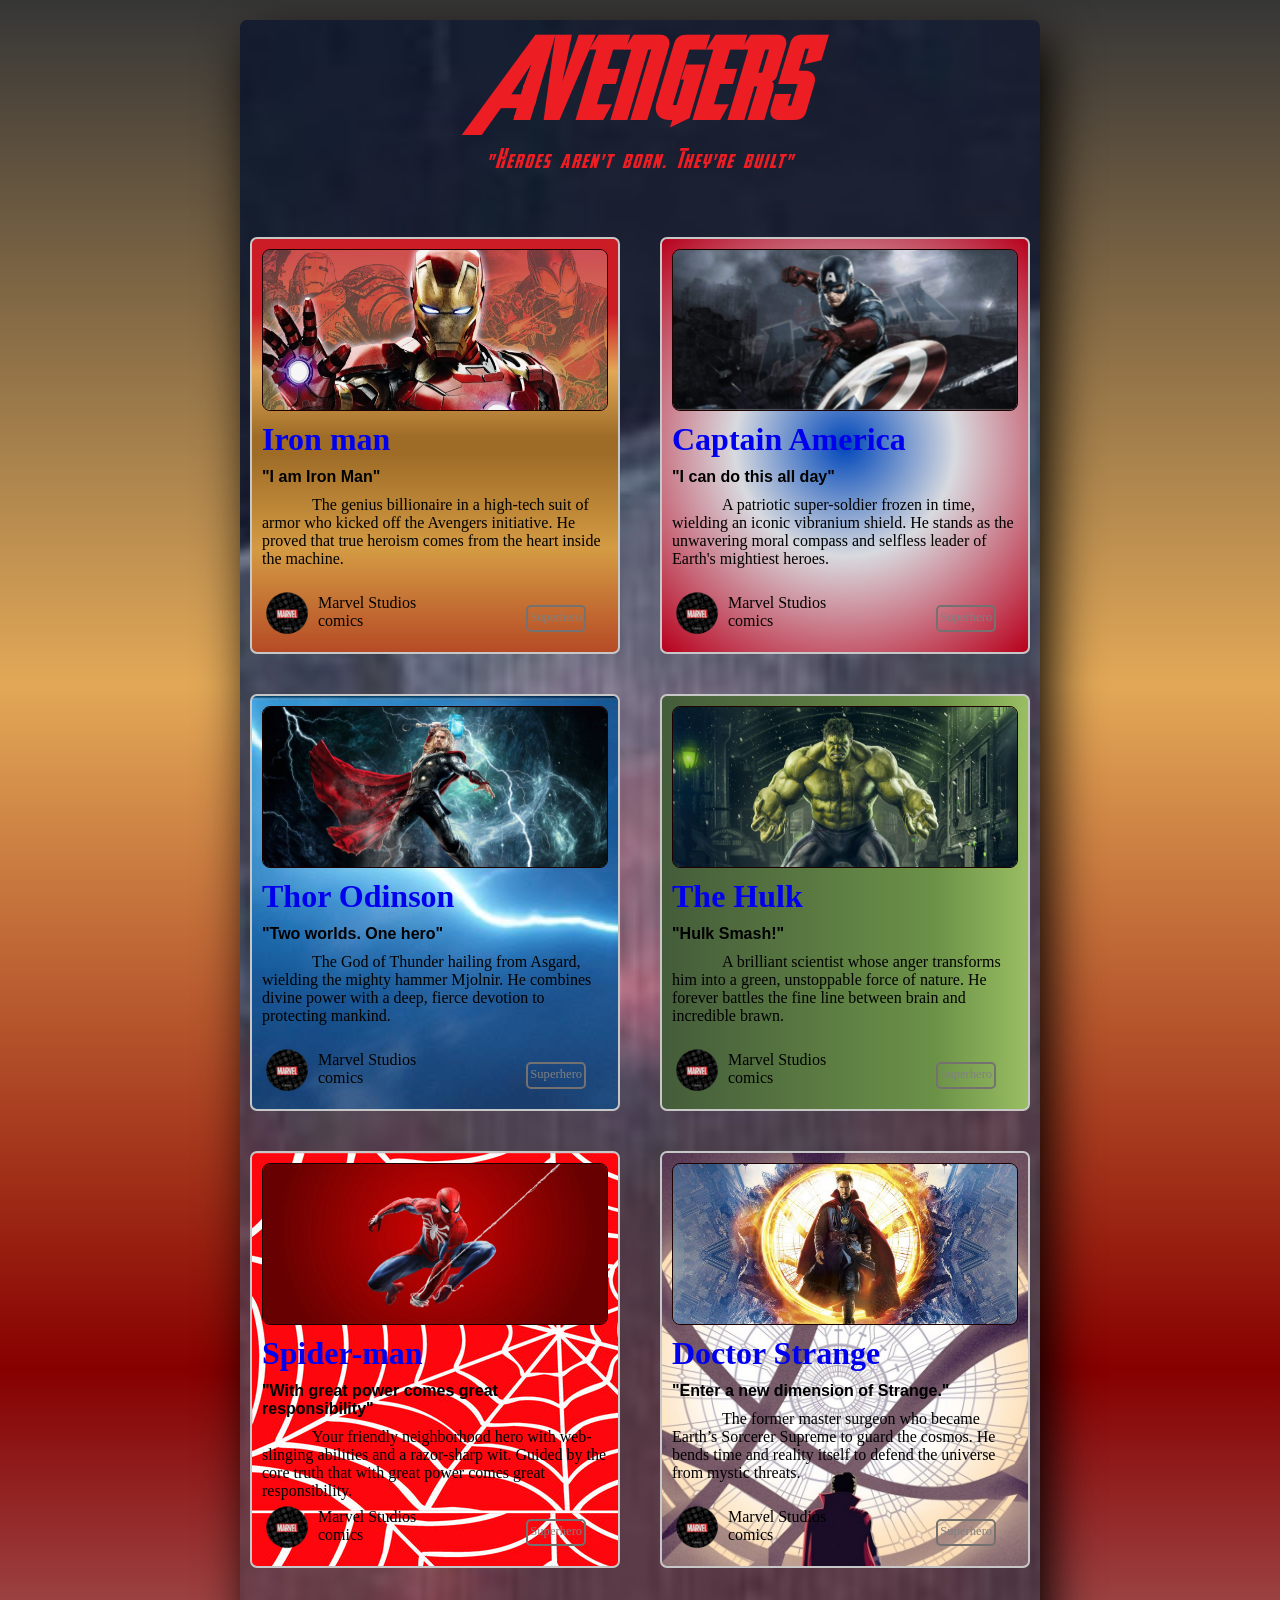
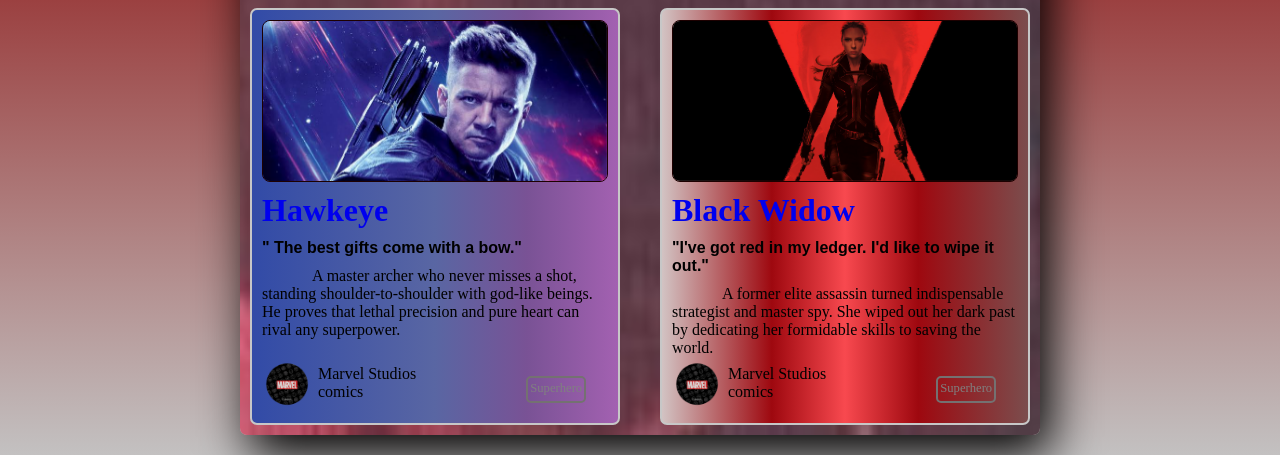
<file: PROJECT 1/index.html>
<!DOCTYPE html>
<html lang="en">
<head>
    <meta charset="UTF-8">
    <meta name="viewport" content="width=device-width, initial-scale=1.0">
    <title>Document</title>
    <link rel="stylesheet" href="style.css">
</head>
<body>
    <div class="container">
        <header>
            <nav>
                <h1>AVENGERS</h1>
                <p>"Heroes aren't born. They're built"</p>
            </nav>    
        </header>
        <main>    
            <div class="profiles">
                <div class="avenger" id="ironman">
                    <div class="card_container">
                        <a href="#" class="card_image_container">
                        <img
                            src="images/ironmanf.jpg"
                            alt="ironman"
                            class="card_image"
                        />
                       </a>
                    </div>
                    <div class="card_title">
                        <a href="https://en.wikipedia.org/wiki/Iron_Man"><h1>Iron man</h1></a>
                        <p class="signature"> "I am Iron Man"</p>  
                        <p class="desc">The genius billionaire in a high-tech suit of armor who kicked off the Avengers initiative. He proved that true heroism comes from the heart inside the machine.</p>  
                    </div> 
                    <div class="footer_content">
                        <div class="publisher_content">
                            <div class="logo">
                                <img src="images/marvel.png"/> 
                            </div>  
                            <div class="info">  
                                <p>Marvel Studios</p>
                                <p>comics</p>
                            </div>
                            <div class="tag">
                                <p>Superhero</p>
                            </div>        
                        </div>   
                    </div>  
                </div>      
                <div class="avenger" id="captain">
                    <div class="card_container">
                        <a href="#" class="card_image_container">
                            <img
                            src="images/cap.jpg"
                            alt="Captain America"
                            class="card_image"
                            />
                        </a>
                    </div>
                    <div class="card_title">
                        <a href="https://en.wikipedia.org/wiki/Iron_Man"><h1>Captain America</h1></a>
                        <p class="signature">"I can do this all day"</p>
                        <p class="desc">A patriotic super-soldier frozen in time, wielding an iconic vibranium shield. He stands as the unwavering moral compass and selfless leader of Earth's mightiest heroes.</p>
                    </div> 
                    <div class="footer_content">
                        <div class="publisher_content">
                            <div class="logo">
                                <img src="images/marvel.png"/> 
                            </div>  
                            <div class="info">  
                                <p>Marvel Studios</p>
                                <p>comics</p>
                            </div> 
                            <div class="tag">
                                <p>Superhero</p>
                            </div>    
                        </div>   
                    </div> 
                </div>       
                <div class="avenger" id="thor">
                    <div class="card_container" >
                        <a href="#" class="card_image_container">
                            <img
                            src="images/thor.jpg"
                            alt="thor"
                            class="card_image"
                            />
                        </a>
                    </div>
                    <div class="card_title">
                        <a href="https://en.wikipedia.org/wiki/Iron_Man"><h1>Thor Odinson</h1></a>
                        <p class="signature">"Two worlds. One hero"</p>  
                        <p class="desc">The God of Thunder hailing from Asgard, wielding the mighty hammer Mjolnir. He combines divine power with a deep, fierce devotion to protecting mankind.</p>
                    </div>
                    <div class="footer_content">
                        <div class="publisher_content">
                            <div class="logo">
                                <img src="images/marvel.png"/> 
                            </div>  
                            <div class="info">  
                                <p>Marvel Studios</p>
                                <p>comics</p>
                            </div> 
                             <div class="tag">
                                <p>Superhero</p>
                            </div>    
                        </div>   
                    </div>  
                </div>      
                <div class="avenger"  id="hulk">
                    <div class="card_container">
                        <a href="#" class="card_image_container">
                            <img
                            src="images/hulk.jpg"
                            alt="Hulk"
                            class="card_image"
                            />
                        </a>
                    </div>
                    <div class="card_title">
                        <a href="https://en.wikipedia.org/wiki/Iron_Man"><h1>The Hulk</h1></a>
                        <p class="signature">"Hulk Smash!"</p>
                        <p class="desc">A brilliant scientist whose anger transforms him into a green, unstoppable force of nature. He forever battles the fine line between brain and incredible brawn.</p>  
                    </div>
                    <div class="footer_content">
                        <div class="publisher_content">
                            <div class="logo">
                                <img src="images/marvel.png"/> 
                            </div>  
                            <div class="info">  
                                <p>Marvel Studios</p>
                                <p>comics</p>
                            </div>  
                            <div class="tag">
                                <p>Superhero</p>
                            </div>   
                        </div>   
                    </div>    
                </div>    
                <div class="avenger" id="spiderman">
                    <div class="card_container">
                        <a href="#" class="card_image_container">
                            <img
                            src="images/spiderman.jpg"
                            alt="spidy"
                            class="card_image"
                            />
                        </a>
                    </div>
                    <div class="card_title">
                        <a href="https://en.wikipedia.org/wiki/Iron_Man"><h1>Spider-man</h1></a>
                        <p class="signature">"With great power comes great responsibility"</p>  
                        <p class="desc">Your friendly neighborhood hero with web-slinging abilities and a razor-sharp wit. Guided by the core truth that with great power comes great responsibility.</p>
                    </div>
                    <div class="footer_content">
                        <div class="publisher_content">
                            <div class="logo">
                                <img src="images/marvel.png"/> 
                            </div>  
                            <div class="info">  
                                <p>Marvel Studios</p>
                                <p>comics</p>
                            </div>
                            <div class="tag">
                                <p>Superhero</p>
                            </div>     
                        </div>   
                    </div>   
                </div>     
                <div class="avenger" id="strange">
                    <div class="card_container">
                        <a href="#" class="card_image_container">
                        <img
                        src="images/strange.jpg"
                        alt="doctorstrange"
                        class="card_image"
                        />
                        </a>
                    </div>
                    <div class="card_title">
                        <a href="https://en.wikipedia.org/wiki/Iron_Man"><h1>Doctor Strange</h1></a>
                        <p class="signature"> "Enter a new dimension of Strange."</p>  
                        <p class="desc">The former master surgeon who became Earth’s Sorcerer Supreme to guard the cosmos. He bends time and reality itself to defend the universe from mystic threats.</p>
                    </div>
                    <div class="footer_content">
                        <div class="publisher_content">
                            <div class="logo">
                                <img src="images/marvel.png"/> 
                            </div>  
                            <div class="info">  
                                <p>Marvel Studios</p>
                                <p>comics</p>
                            </div>
                            <div class="tag">
                                <p>Superhero</p>
                            </div>     
                        </div>   
                    </div> 
                </div>     
                <div class="avenger" id="hawkeye">
                    <div class="card_container">
                        <a href="#" class="card_image_container">
                        <img
                            src="images/hawkeye.jfif"
                            alt="Hawkeye"
                            class="card_image"
                        />
                        </a>
                    </div>
                    <div class="card_title">
                        <a href="https://en.wikipedia.org/wiki/Iron_Man"><h1>Hawkeye</h1></a>
                        <p class="signature">" The best gifts come with a bow."</p>
                        <p class="desc">A master archer who never misses a shot, standing shoulder-to-shoulder with god-like beings. He proves that lethal precision and pure heart can rival any superpower.</p>  
                    </div>
                    <div class="footer_content">
                        <div class="publisher_content">
                            <div class="logo">
                                <img src="images/marvel.png"/> 
                            </div>  
                            <div class="info">  
                                <p>Marvel Studios</p>
                                <p>comics</p>
                            </div> 
                            <div class="tag">
                                <p>Superhero</p>
                            </div>    
                        </div>   
                    </div>  
                </div>
                <div class="avenger" id="widow">    
                    <div class="card_container">
                        <a href="#" class="card_image_container">
                        <img
                            src="images/black widow.jpg"
                            alt="Blackwidow"
                            class="card_image"
                        />
                        </a>
                    </div>
                    <div class="card_title">
                        <a href="https://en.wikipedia.org/wiki/Iron_Man"><h1>Black Widow</h1></a>
                        <p class="signature">"I've got red in my ledger. I'd like to wipe it out."</p> 
                        <p class="desc">A former elite assassin turned indispensable strategist and master spy. She wiped out her dark past by dedicating her formidable skills to saving the world.</p> 
                    </div>
                    <div class="footer_content">
                        <div class="publisher_content">
                            <div class="logo">
                                <img src="images/marvel.png"/> 
                            </div>  
                            <div class="info">  
                                <p>Marvel Studios</p>
                                <p>comics</p>
                            </div> 
                            <div class="tag">
                                <p>Superhero</p>
                            </div>     
                        </div>   
                    </div> 
                </div>     
            </div>
        </main>
    </div>           
</body>
</html>
</file>
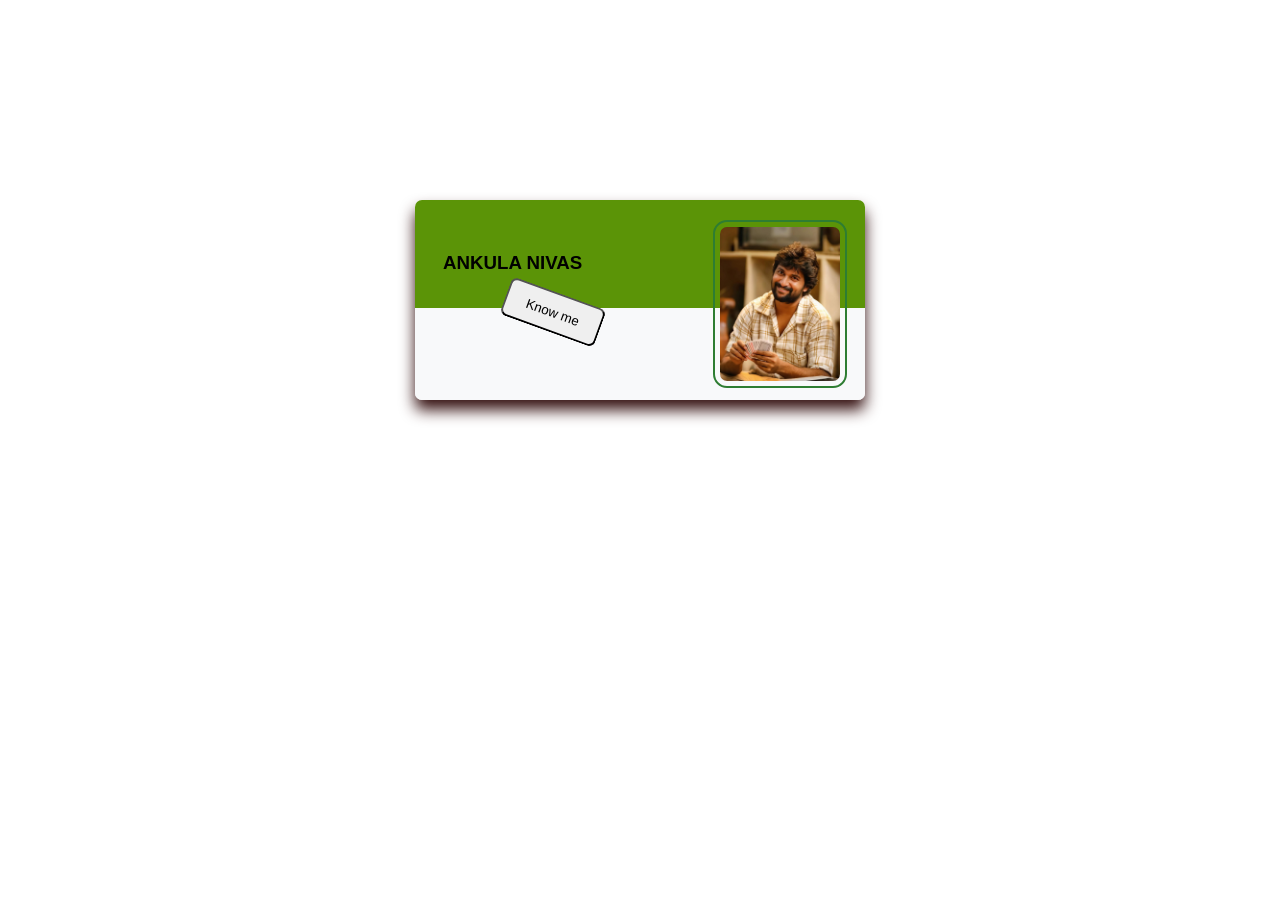
<file: PROJECT 2/card.html>
<!DOCTYPE html>
<html lang="en">
<head>
    <meta charset="UTF-8">
    <meta name="viewport" content="width=device-width, initial-scale=1.0">
    <title>CARD</title>
    <link rel="stylesheet" href="card.css">
</head>
<body>
    <section class="card">
        <section class="left">
            <h1>ANKULA NIVAS</h1>
            <a href="developer_portfolio_v1.html">
                <button>Know me</button>  
            </a>  
        </section>      
        <section class="right">
            <img src="images/sunny.jpeg"> 
        </section>       
    </section>
</body>
</html>
</file>
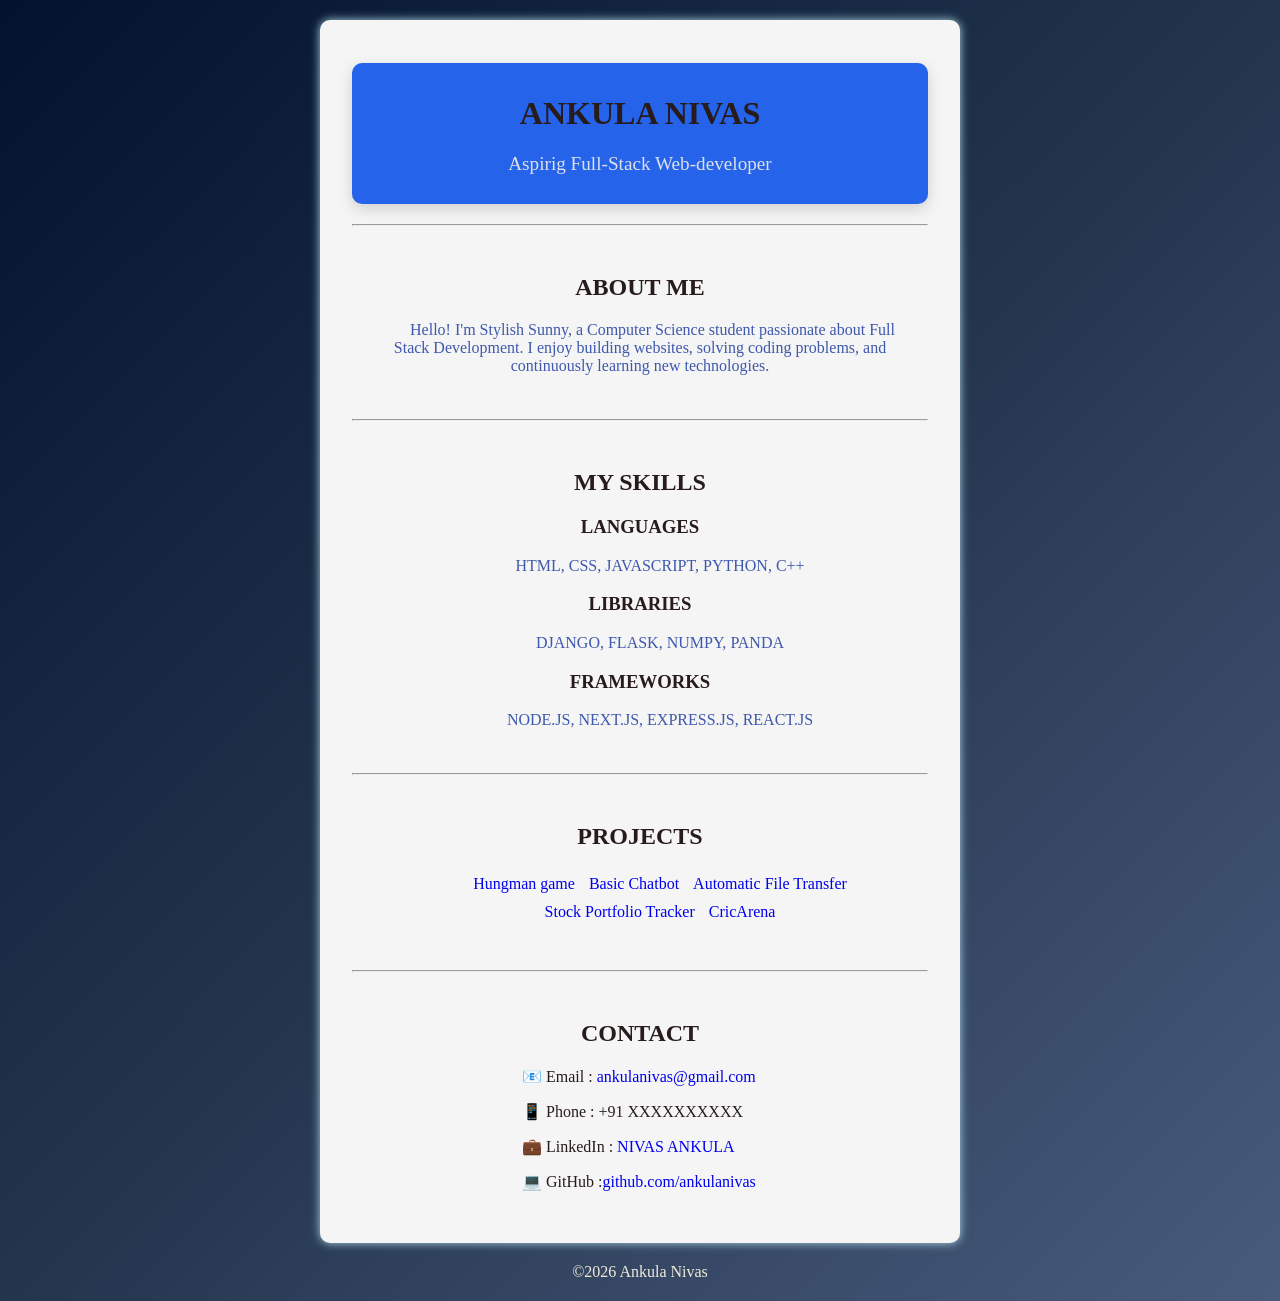
<file: PROJECT 2/developer_portfolio_v1.html>
<!DOCTYPE html>
<html lang="en">
<head>
    <meta charset="UTF-8">
    <meta name="viewport" content="width=device-width, initial-scale=1.0">
    <title>Developer_Portfolio_v1</title>
    <link rel="stylesheet" href="developer_portfolio_v1.css">
</head>
<body>
    <main>
        <header>
            <h1>ANKULA NIVAS</h1>
            <p>Aspirig Full-Stack Web-developer</p>
        </header>
       <hr>
       <section id="aboutme"> 
            <h2>ABOUT ME</h2>
            <p>Hello! I'm Stylish Sunny, a Computer Science student passionate about Full Stack Development. I enjoy building websites, solving coding problems, and continuously learning new technologies.
            </p>
        </section>
        <hr>
        <section id="myskills">
            <h2>MY SKILLS</h2>
            <h3>LANGUAGES</h3>
            <ul>
                <li>HTML,</li>
                <li>CSS,</li>
                <li>JAVASCRIPT,</li>
                <li>PYTHON,</li>
                <li>C++</li>
            </ul>
            <h3>LIBRARIES</h3>
            <ul>
                <li>DJANGO,</li>
                <li>FLASK,</li>
                <li>NUMPY,</li>
                <li>PANDA</li>
            </ul>
            <h3>FRAMEWORKS</h3>
            <ul>
                <li>NODE.JS,</li>    
                <li>NEXT.JS,</li>    
                <li>EXPRESS.JS,</li>    
                <li>REACT.JS</li>    
            </ul> 
        </section>     
        <hr>
        <section id="projects">
            <h2>PROJECTS</h2>
            <ol>
                <li><a href="https://github.com/ankulanivas/codealpha_tasks/blob/main/Task-1_Hangman-game/Hangman.py" >Hungman game</a></li>  
                <li><a href="https://github.com/ankulanivas/codealpha_tasks/tree/main/Task-4_Basic-Chatbot">Basic Chatbot</a></li>  
                <li><a href="https://github.com/ankulanivas/codealpha_tasks/blob/main/Task-3_File_Organizer/oraganizer.py">Automatic File Transfer</a></li>  
                <li><a href="https://github.com/ankulanivas/codealpha_tasks/blob/main/Task-2_Stock-Portfolio-Tracker/portfolio.py">Stock Portfolio Tracker</a></li>  
                <li><a href="https://github.com/ankulanivas/cricket-picks-pro">CricArena</a></li>  
            </ol>  
        </section>
        <hr>
        <section id="contact">
            <h2>CONTACT</h2>
            <p>📧 Email    : <a href="#">ankulanivas@gmail.com</a></p> 
            <p>📱 Phone    : +91 XXXXXXXXXX</p>
            <p>💼 LinkedIn : <a href="https://www.linkedin.com/in/nivas-ankula-a77716350/">NIVAS ANKULA</a></p>
            <p>💻 GitHub   :<a href="https://github.com/ankulanivas">github.com/ankulanivas</a></p>
        </section> 
    </main>
    <footer>
        <p>©2026 Ankula Nivas</p>    
    </footer>
</body> 
</html>       
                




            

</body>
</html>
</file>
<file: PROJECT 1/style.css>
*{
    margin: 0;
    padding: 0;
    box-sizing: border-box;
}

@font-face {
  font-family: 'MyCustomFont';
  src: url('FONTS/AVENGEANCE HEROIC AVENGER.otf') format('opentype');
  font-weight: normal;
  font-style: normal;
}
body{
    background: linear-gradient(#363636,#e2a857,#870000,#c3c1c1);   
}
.container{
    width: 800px;
    margin: 20px auto;
    background-color: whitesmoke;
    background: url(images/intro.jpg);
    border-radius:7px ;
    background-repeat: no-repeat;
    background-size: cover;
    background-position: center;
    box-shadow: 10px 20px 50px black; 
}
nav{
    text-align: center;
    margin: 20px;
    padding: 20px;
    color:  rgb(237, 29, 36);
    font-family: 'MyCustomFont', serif;
    font-weight: 400;
    font-style: normal;
    /* background-image:
        linear-gradient(rgba(0,0,0,0.5), rgba(0,0,0,0.5)),
        url("intro.jpg");

    background-size: cover;
    background-position: center;
    position: relative;
    top: 10px; */

}

nav h1{
    font-size: 5rem;
    margin-top:20px ;

}
nav p{
    font-size: 1.2rem;
    margin: 14px;
    word-spacing: 5px;
    letter-spacing: 2px;
}
.profiles{
    display: grid;
    grid-template-rows: repeat(4,1fr);
    grid-template-columns: repeat(2,1fr);
    gap: 20px;
    /* max-width: 900px; */
}
.avenger {
    border: 2px solid rgb(199, 199, 199);
    margin: 10px ;
    padding: 10px;
    display: flex;
    flex-direction: column;
    gap: 10px;
    border-radius: 7px;
    animation: opening 1s ease-in 0s 1 normal forwards;
}
.card_container{
    overflow: hidden;
    display: flex;
    flex-direction: column;
    border: 1px solid rgb(29, 0, 0);    /*to understand increase border  to 5 ad card_image_container  border to 5*/
    border-radius: 8px;
    
}
.card_image_container{


    position: relative;
    overflow: hidden;
    height: 10rem;
    /* border:2px solid red; */
}
.card_image{
    object-fit: cover;
    object-position:top;
    position: absolute;
    height: 100%;
    width: 100%;
    animation: opening 1s ease-in 0s 1 normal forwards;
    transition-property: transform;
}
a{
    text-decoration: none;
}
.card_title{
    display: flex;
    flex-direction: column;
    flex-grow: 1;
    gap: 10px;
    max-height: 150px;
}
.signature{
    font-weight:bold;
    font-family: 'Gill Sans', 'Gill Sans MT', Calibri, 'Trebuchet MS', sans-serif;
}
.desc{
    text-indent: 50px;
}
.publisher_content{

display:flex;

}
.logo img{
    width: 50px;
    height: 50px;
    border-radius: 140px ;
    animation: opening 1s ease-in 0s 1 normal forwards;
}
.logo{
    padding: 7px 0px 0px 0px;

}
.info{
    padding: 13px 10px 10px 6px;
    font-size: 1rem;
}
.tag{
    border: 2px solid rgb(116, 113, 113);
    border-radius: 5px;
    text-align: center;
    color: grey;
    font-size: 0.79rem;
    line-height: 1rem;
    padding: 2px;
    width: 60px;
    height: 27px;
    margin: 24px 0px 0px 100px;
}
#ironman{
background: linear-gradient(
    180deg,
    #cc1d26 18%,   /* Vibrant Iron Man Red */
    #e2a857 32%,   /* Bright Metallic Gold (Forehead) */
    #9e6c27 48%,   /* Shadowed Gold / Bronze */
    #9e6c27 52%,   /* Shadowed Gold */
    #d49b43 75%,   /* Metallic Gold (Faceplate Base) */
    #9e0b0f 120%   /* Deep Crimson Red (Bottom) */
);
}
#captain{
background: radial-gradient(
    circle,
    #0047ba 0%,    /* Shield Blue */
    #d8dadf 40%,   /* Metallic Silver */
    #b8001c 100%   /* Shield Red */
);
}
#thor{
    background-image: url('images/thunder.jpg');
    /* background: linear-gradient(
    135deg,
    #ffffff 0%,    
    #00f0ff 30%,   
    #0088ff 55%,   
    #ff1744 85%,   
    #d50000 100%   
    ); */
}
#hulk{
background: linear-gradient(
    to right,
    #445c3a 0%,
    #6c9248 75%,
    #99be62 100%
);
}
#spiderman{
    background-image: url('images/web.jpg');
}
#strange{
    background-image: url(images/strangedimention.jpg);
    background-size: cover;
    background-position: center;
}
#hawkeye{
background: linear-gradient(
    to right,
    #324ba7 0%,    /* Slate Charcoal */
    #5966a3 50%,   /* Slate Blue */
    #795295 75%,   /* Medium Purple */
    #a361b1 100%   /* Bright Violet/Magenta */
);
}
#widow{
background: linear-gradient(
    to right,
    #d2c3c3 0%,
    #9e080f 30%,
    #f8494f 50%,
    #9e080f 70%,
    #7b4d4d 100%
);
}
@media (max-width:700px) {
    .profiles{
    grid-template-columns: repeat(1,1fr);
    gap: 20px;
}
.avenger{
    width: 100vw;
}
.tag{
    margin-left:auto ;
}
}
.card_image:hover{
    transform: scale(1.2) ;
    transition: transform .3s ease;
    /* transform:translateY(5px) ; */
}
.avenger:hover{
    box-shadow: 10px 10px 20px black;
}
@keyframes opening {
    from{
       opacity: 0;
    }
    to{
       opacity: 1;
    }
}
</file>
<file: PROJECT 2/card.css>
*{
    margin: 0;
    padding: 0;
    box-sizing: border-box;
}

.card{
   font-family:Arial, Helvetica, sans-serif;
   width: 450px;
   height: 200px;
   margin: 200px auto;
   /* border: 3px solid black; */
   border-radius: 7px;
   box-sizing: border-box;
   display: flex;
   /* justify-content: space-between; */
   
   box-shadow: 0px 10px 15px rgb(54, 18, 18);
   background: linear-gradient( rgb(91, 148, 7) 54%, #f8f9fa 50%);
   
}
.left{
   width: 70%;
   /* border: 2px solid black; */
   display: flex;
   flex-direction: column;
   gap: 18px;
   /* align-content: space-around; */
   margin: 40px 10px;
   padding-left: 18px;
   padding-top: 12px;
}
.right{
   width: 40%;
}
.right img{
   width: 120px;
   height: auto;
   margin: 27px 0px 0px 10px;
   border-radius: 7px;
   outline: 2px solid #2e7d32;
   outline-offset: 5px;
}
.left button{
   height: 40px;
   padding-left: 20px;
   padding-right: 20px;
   border-radius: 7px;
   transform: rotate(20deg);
}
.left a{
   width: 200px;
   padding-left: 60px;
}
button:hover{
   background-color: rgb(20, 114, 196);
   color: whitesmoke;
}
img:hover{
   transform: scale(1.1);
   
}
</file>
<file: PROJECT 2/developer_portfolio_v1.css>
body{
    background: linear-gradient(135deg, #02122F 0%, #23354D 50%, #495B7D 100%);
  color: #F0ECDD;
   /* background-color: #88cdf6; */
}
main{
    background-color: whitesmoke;
    color:hsl(0, 18%, 13%);
    border: 3px ;
    border-radius: 10px;   
    width: 50vw;           /* 1. Define a specific width */
    margin: 20px auto;         /* 2. Set top/bottom to 0, left/right to auto */   
    box-sizing: border-box;
    box-shadow: 0px 0px 10px 0px lightblue;   
    font-family: 'Times New Roman', Times, serif;
    padding-top: 0.2rem;
    padding-left: 2rem;
    padding-right:2rem;
    padding-bottom: 1rem;
    /* background: linear-gradient(135deg, #015C92 0%, #2D82B5 50%, #8BCDF6 100%);
  color: #FFFFFF; */
    
}
header{
    background-color: #2563eb;
    text-align: center;
    padding: 10px;
    margin-top: 40px;
    margin-bottom: 20px;
    border:3px ;
    border-radius: 10px;
    box-shadow:0 5px 15px rgba(0,0,0,.15);
   
}
header p{
   font-size: 1.2rem;
   color: hsl(225, 21%, 89%);
}
hr{
    padding-left: 2rem;
    padding-right:2rem;
}
#aboutme p{
    color: hsl(226, 47%, 46%);
    text-indent: 25px;
}
#contact p{
    padding-left:150px;
    text-align: justify;
   
}

#aboutme,#myskills,#projects,#contact{
    text-align: center;
    border: 3px ;
    border-radius: 10px;
    padding: 20px;
}
::selection{
    background-color: yellow;
}
a{
    text-decoration: none;
}
a:hover{

    color: yellowgreen;
}
ul li{
    color: hsl(226, 47%, 46%);
    list-style-type: square;
    list-style-position: inside;
    display: inline-block;
    /* list-style-image: url("images/coding.png"); */
    
}
ol li{
    color: hsl(226, 47%, 46%);
    display: inline-block;
    list-style-position: inside;
    margin: 5px;
    /* list-style-image: url("images/coding.png"); */
    
}

footer p{
    text-align: center;
    margin:20px auto;
}
section:hover{
    box-shadow: 0 5px 15px rgba(19, 1, 1, 0.15);
}
</file>
